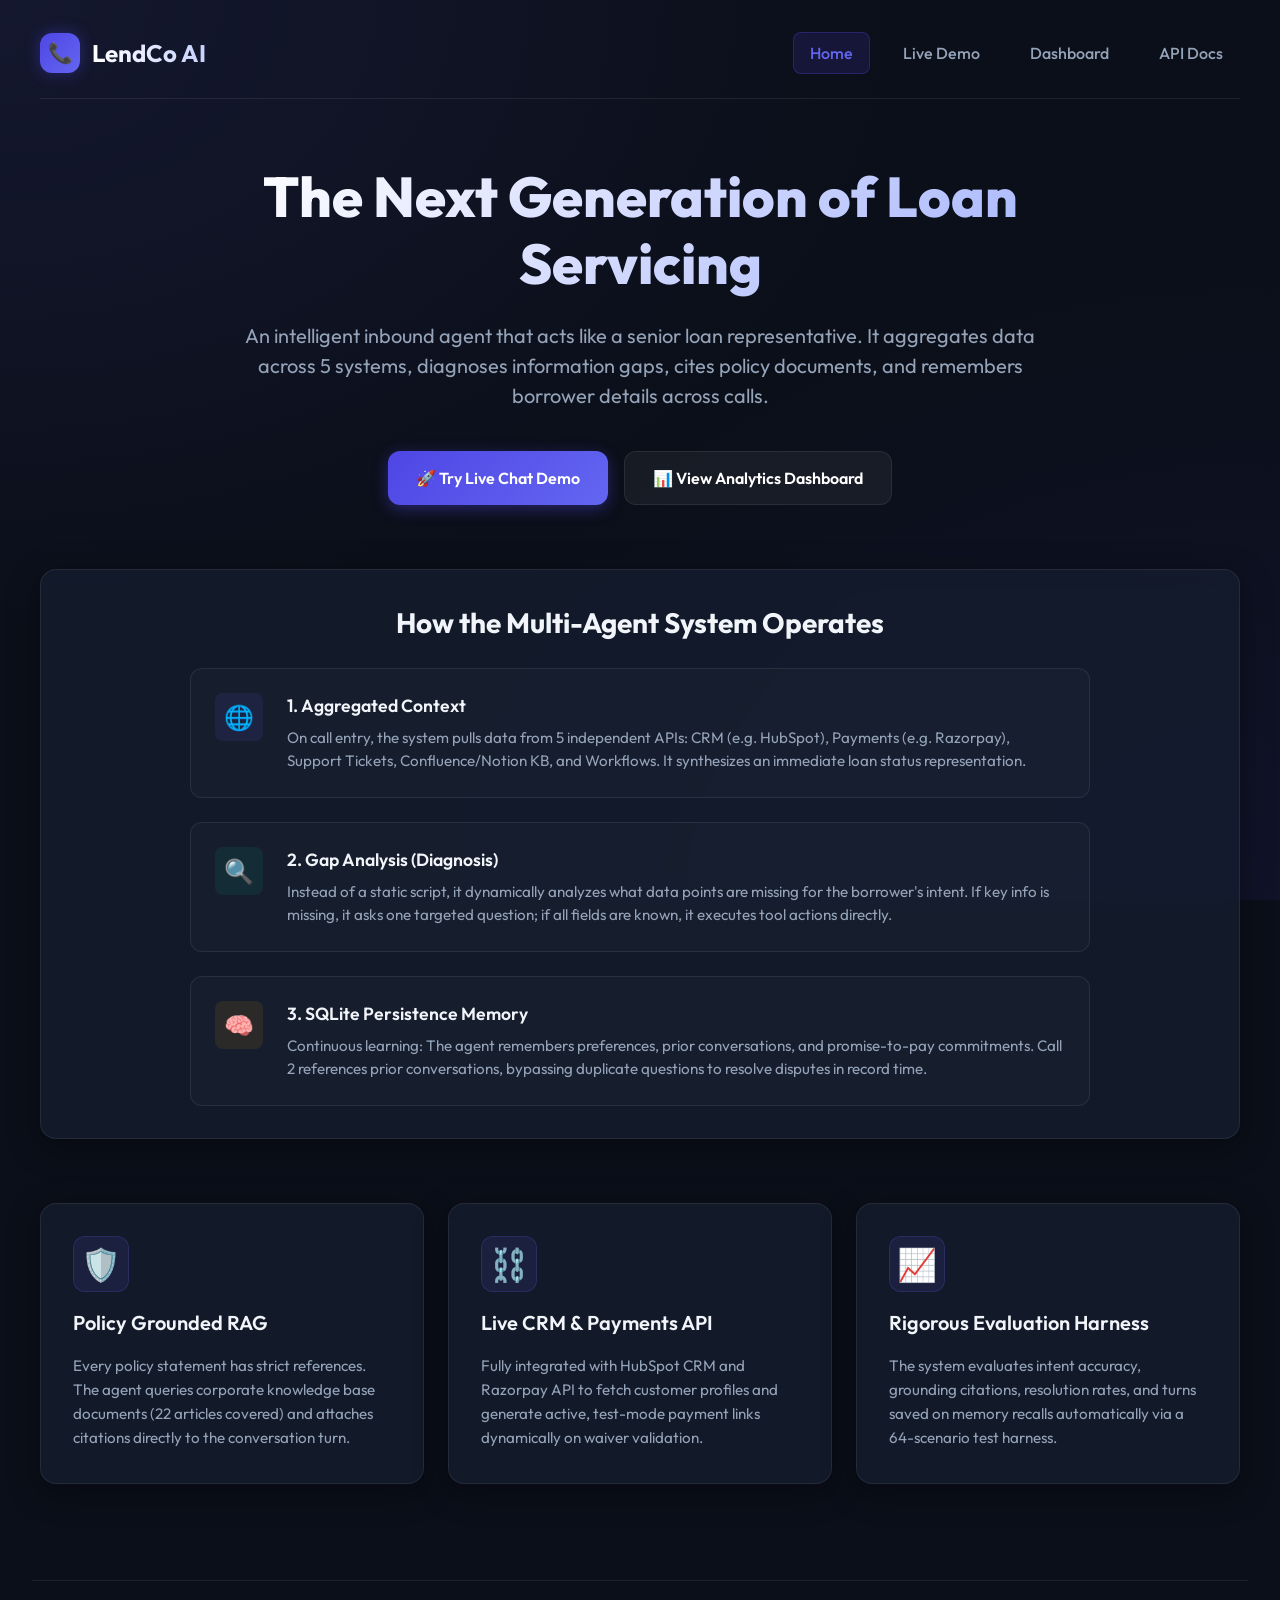
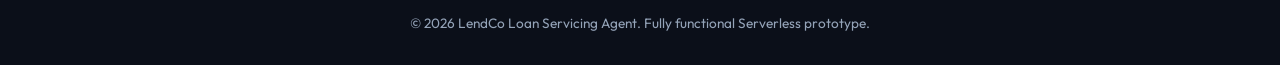
<file: index.html>
<!DOCTYPE html>
<html lang="en">
<head>
  <meta charset="UTF-8">
  <meta name="viewport" content="width=device-width, initial-scale=1.0">
  <title>LendCo — Agentic Inbound Voice Agent</title>
  <link rel="stylesheet" href="style.css">
</head>
<body>
  <header>
    <div class="logo-container">
      <div class="logo-icon">📞</div>
      <div class="logo-text">LendCo AI</div>
    </div>
    <nav>
      <a href="index.html" class="active">Home</a>
      <a href="demo.html">Live Demo</a>
      <a href="dashboard.html">Dashboard</a>
      <a href="/api/docs" target="_blank">API Docs</a>
    </nav>
  </header>

  <main>
    <section class="hero">
      <h1>The Next Generation of Loan Servicing</h1>
      <p>An intelligent inbound agent that acts like a senior loan representative. It aggregates data across 5 systems, diagnoses information gaps, cites policy documents, and remembers borrower details across calls.</p>
      <div style="display: flex; justify-content: center; gap: 1rem; flex-wrap: wrap;">
        <a href="demo.html" class="btn">🚀 Try Live Chat Demo</a>
        <a href="dashboard.html" class="btn btn-secondary">📊 View Analytics Dashboard</a>
      </div>
    </section>

    <div class="glass-panel" style="margin-top: 4rem;">
      <h2 style="font-size: 1.75rem; font-weight: 700; margin-bottom: 1.5rem; text-align: center;">How the Multi-Agent System Operates</h2>
      <div style="display: flex; flex-direction: column; gap: 1.5rem; max-width: 900px; margin: 0 auto;">
        <div style="background: rgba(255,255,255,0.02); border: 1px solid var(--panel-border); padding: 1.5rem; border-radius: 0.75rem; display: flex; gap: 1.5rem; align-items: flex-start;">
          <div style="font-size: 1.5rem; background: rgba(99, 102, 241, 0.1); border-radius: 0.5rem; width: 3rem; height: 3rem; display: flex; align-items: center; justify-content: center; flex-shrink: 0;">🌐</div>
          <div>
            <h4 style="font-size: 1.1rem; font-weight: 600; margin-bottom: 0.5rem;">1. Aggregated Context</h4>
            <p style="color: var(--muted); font-size: 0.95rem;">On call entry, the system pulls data from 5 independent APIs: CRM (e.g. HubSpot), Payments (e.g. Razorpay), Support Tickets, Confluence/Notion KB, and Workflows. It synthesizes an immediate loan status representation.</p>
          </div>
        </div>

        <div style="background: rgba(255,255,255,0.02); border: 1px solid var(--panel-border); padding: 1.5rem; border-radius: 0.75rem; display: flex; gap: 1.5rem; align-items: flex-start;">
          <div style="font-size: 1.5rem; background: rgba(16, 185, 129, 0.1); border-radius: 0.5rem; width: 3rem; height: 3rem; display: flex; align-items: center; justify-content: center; flex-shrink: 0;">🔍</div>
          <div>
            <h4 style="font-size: 1.1rem; font-weight: 600; margin-bottom: 0.5rem;">2. Gap Analysis (Diagnosis)</h4>
            <p style="color: var(--muted); font-size: 0.95rem;">Instead of a static script, it dynamically analyzes what data points are missing for the borrower's intent. If key info is missing, it asks one targeted question; if all fields are known, it executes tool actions directly.</p>
          </div>
        </div>

        <div style="background: rgba(255,255,255,0.02); border: 1px solid var(--panel-border); padding: 1.5rem; border-radius: 0.75rem; display: flex; gap: 1.5rem; align-items: flex-start;">
          <div style="font-size: 1.5rem; background: rgba(245, 158, 11, 0.1); border-radius: 0.5rem; width: 3rem; height: 3rem; display: flex; align-items: center; justify-content: center; flex-shrink: 0;">🧠</div>
          <div>
            <h4 style="font-size: 1.1rem; font-weight: 600; margin-bottom: 0.5rem;">3. SQLite Persistence Memory</h4>
            <p style="color: var(--muted); font-size: 0.95rem;">Continuous learning: The agent remembers preferences, prior conversations, and promise-to-pay commitments. Call 2 references prior conversations, bypassing duplicate questions to resolve disputes in record time.</p>
          </div>
        </div>
      </div>
    </div>

    <div class="features-grid">
      <div class="glass-panel feature-card">
        <div class="feature-icon">🛡️</div>
        <h3>Policy Grounded RAG</h3>
        <p>Every policy statement has strict references. The agent queries corporate knowledge base documents (22 articles covered) and attaches citations directly to the conversation turn.</p>
      </div>

      <div class="glass-panel feature-card">
        <div class="feature-icon">⛓️</div>
        <h3>Live CRM & Payments API</h3>
        <p>Fully integrated with HubSpot CRM and Razorpay API to fetch customer profiles and generate active, test-mode payment links dynamically on waiver validation.</p>
      </div>

      <div class="glass-panel feature-card">
        <div class="feature-icon">📈</div>
        <h3>Rigorous Evaluation Harness</h3>
        <p>The system evaluates intent accuracy, grounding citations, resolution rates, and turns saved on memory recalls automatically via a 64-scenario test harness.</p>
      </div>
    </div>
  </main>

  <footer>
    <p>&copy; 2026 LendCo Loan Servicing Agent. Fully functional Serverless prototype.</p>
  </footer>
</body>
</html>
</file>
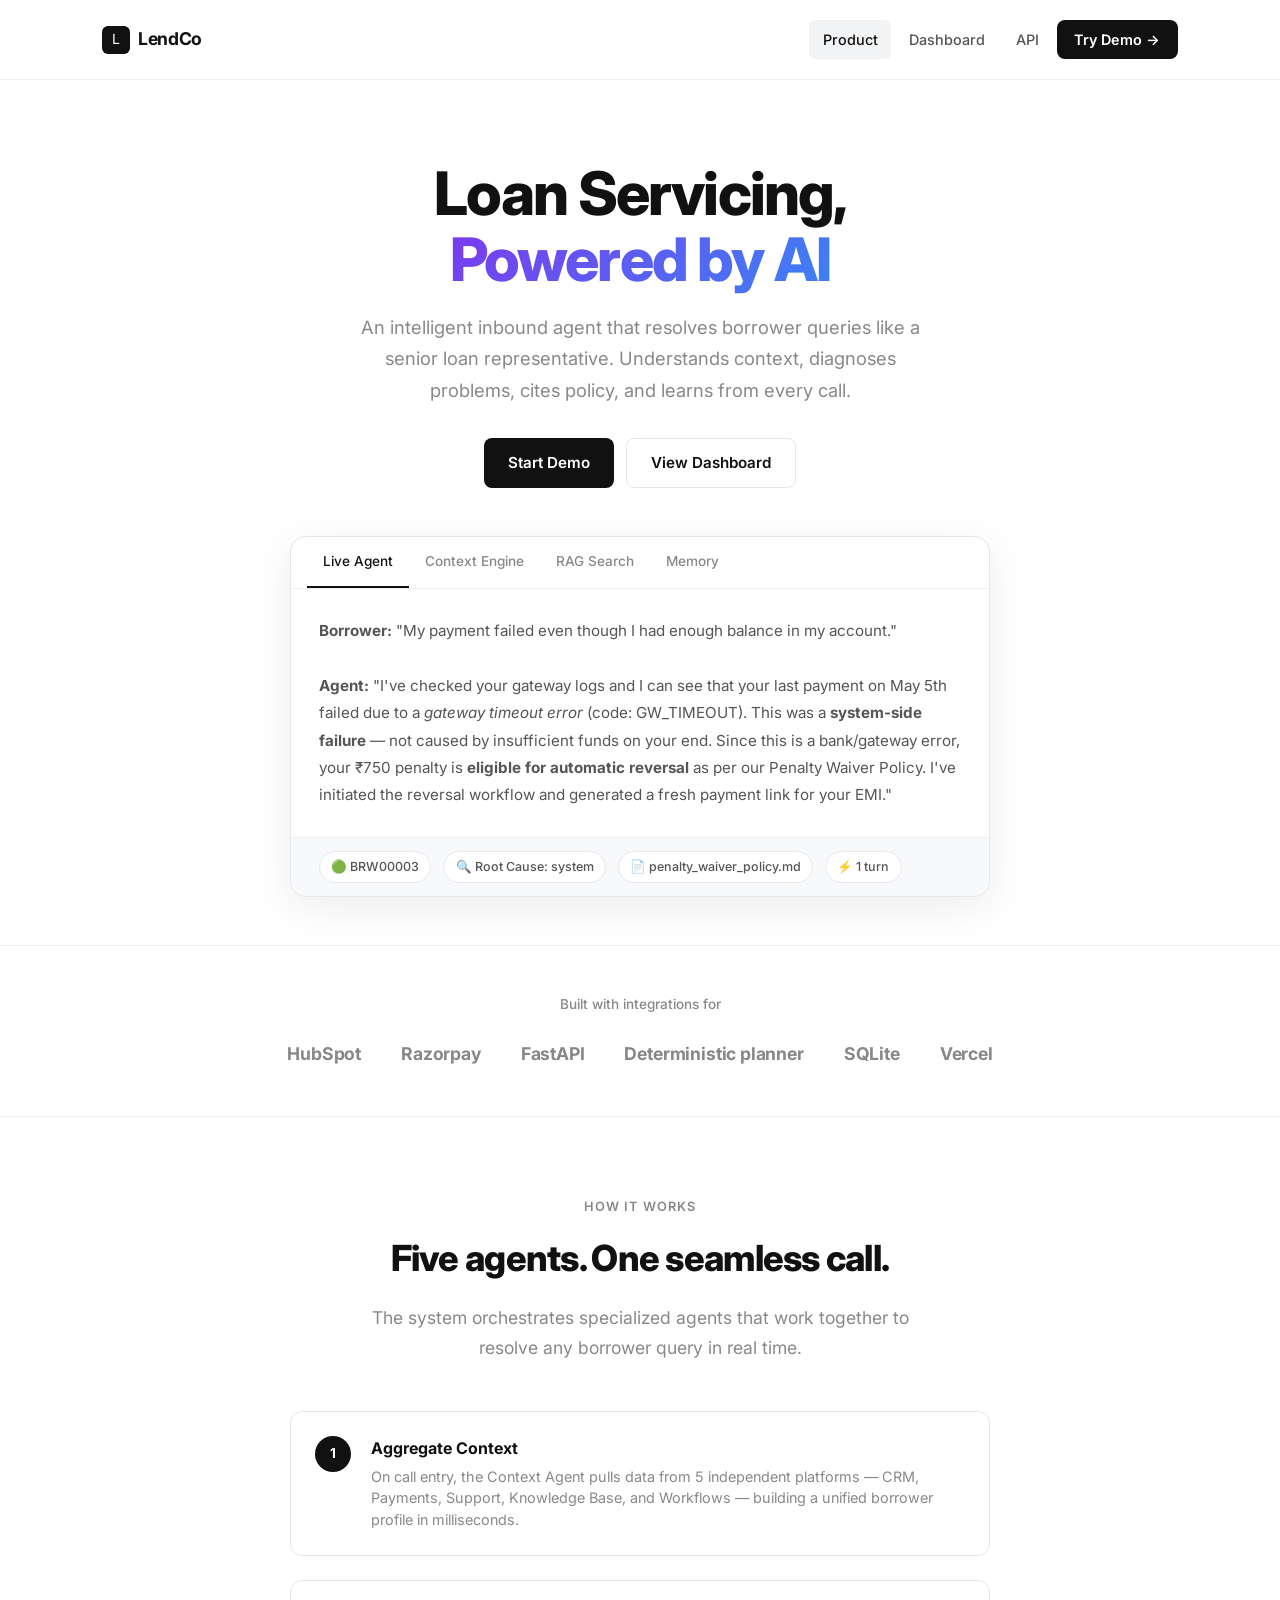
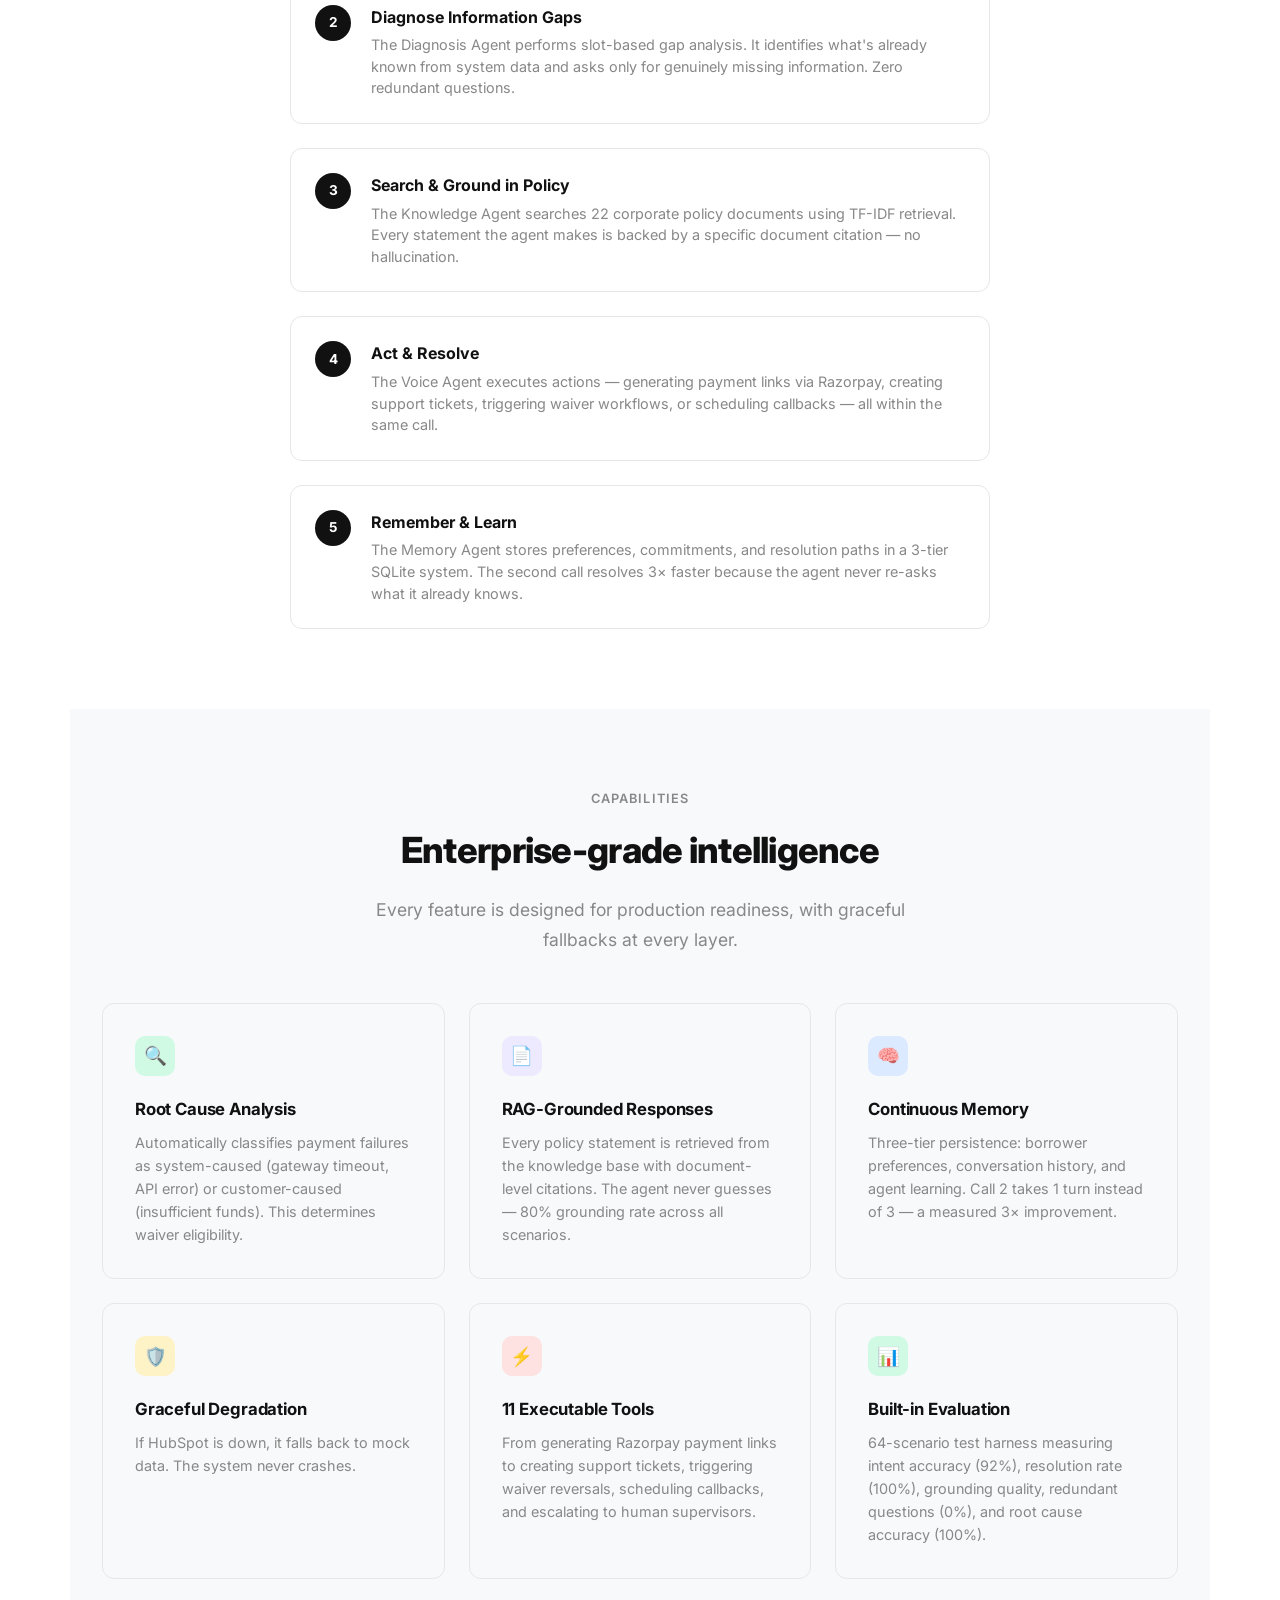
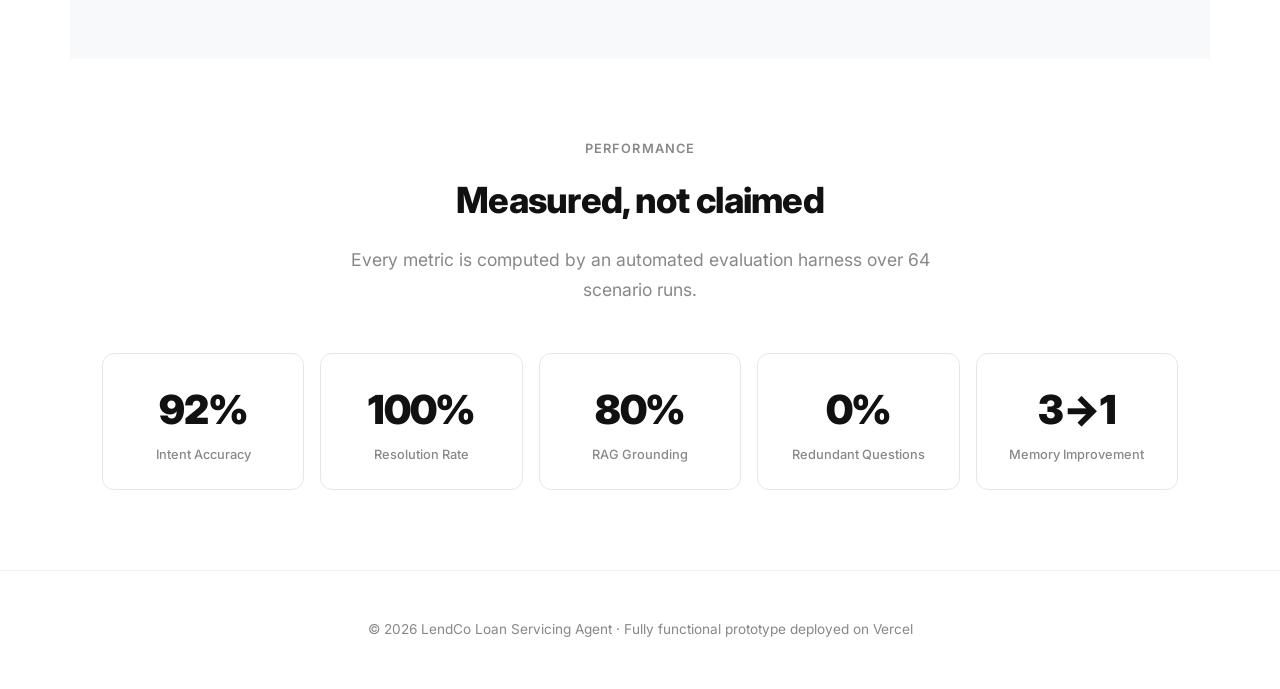
<file: public/index.html>
<!DOCTYPE html>
<html lang="en">
<head>
  <meta charset="UTF-8">
  <meta name="viewport" content="width=device-width, initial-scale=1.0">
  <title>LendCo — Intelligent Loan Servicing Agent</title>
  <link rel="stylesheet" href="style.css">
</head>
<body>

  <!-- Navigation -->
  <div class="nav-border">
    <nav class="navbar">
      <a href="index.html" class="nav-logo">
        <div class="nav-logo-icon">L</div>
        <span class="nav-logo-text">LendCo</span>
      </a>
      <div class="nav-links">
        <a href="index.html" class="active">Product</a>
        <a href="dashboard.html">Dashboard</a>
        <a href="/api/docs" target="_blank">API</a>
        <a href="demo.html" class="nav-cta">Try Demo →</a>
      </div>
    </nav>
  </div>

  <!-- Hero -->
  <section class="hero">
    <h1>Loan Servicing, <br><span class="highlight">Powered by AI</span></h1>
    <p>An intelligent inbound agent that resolves borrower queries like a senior loan representative. Understands context, diagnoses problems, cites policy, and learns from every call.</p>
    <div class="btn-group">
      <a href="demo.html" class="btn-primary">Start Demo</a>
      <a href="dashboard.html" class="btn-secondary">View Dashboard</a>
    </div>
  </section>

  <!-- Demo Widget -->
  <div class="demo-widget">
    <div class="demo-widget-tabs">
      <span class="active">Live Agent</span>
      <span>Context Engine</span>
      <span>RAG Search</span>
      <span>Memory</span>
    </div>
    <div class="demo-widget-body">
      <strong>Borrower:</strong> "My payment failed even though I had enough balance in my account."<br><br>
      <strong>Agent:</strong> "I've checked your gateway logs and I can see that your last payment on May 5th failed due to a <em>gateway timeout error</em> (code: GW_TIMEOUT). This was a <strong>system-side failure</strong> — not caused by insufficient funds on your end. Since this is a bank/gateway error, your ₹750 penalty is <strong>eligible for automatic reversal</strong> as per our Penalty Waiver Policy. I've initiated the reversal workflow and generated a fresh payment link for your EMI."
    </div>
    <div class="demo-widget-footer">
      <span class="pill">🟢 BRW00003</span>
      <span class="pill">🔍 Root Cause: system</span>
      <span class="pill">📄 penalty_waiver_policy.md</span>
      <span class="pill">⚡ 1 turn</span>
    </div>
  </div>

  <!-- Trust Section -->
  <div class="trust-section">
    <p>Built with integrations for</p>
    <div class="trust-logos">
      <span>HubSpot</span>
      <span>Razorpay</span>
      <span>FastAPI</span>
      <span>Deterministic planner</span>
      <span>SQLite</span>
      <span>Vercel</span>
    </div>
  </div>

  <!-- How It Works -->
  <section class="section">
    <p class="section-label">How It Works</p>
    <h2 class="section-title">Five agents. One seamless call.</h2>
    <p class="section-subtitle">The system orchestrates specialized agents that work together to resolve any borrower query in real time.</p>

    <div class="flow-steps">
      <div class="flow-step">
        <div class="flow-number">1</div>
        <div>
          <h4>Aggregate Context</h4>
          <p>On call entry, the Context Agent pulls data from 5 independent platforms — CRM, Payments, Support, Knowledge Base, and Workflows — building a unified borrower profile in milliseconds.</p>
        </div>
      </div>
      <div class="flow-step">
        <div class="flow-number">2</div>
        <div>
          <h4>Diagnose Information Gaps</h4>
          <p>The Diagnosis Agent performs slot-based gap analysis. It identifies what's already known from system data and asks only for genuinely missing information. Zero redundant questions.</p>
        </div>
      </div>
      <div class="flow-step">
        <div class="flow-number">3</div>
        <div>
          <h4>Search & Ground in Policy</h4>
          <p>The Knowledge Agent searches 22 corporate policy documents using TF-IDF retrieval. Every statement the agent makes is backed by a specific document citation — no hallucination.</p>
        </div>
      </div>
      <div class="flow-step">
        <div class="flow-number">4</div>
        <div>
          <h4>Act & Resolve</h4>
          <p>The Voice Agent executes actions — generating payment links via Razorpay, creating support tickets, triggering waiver workflows, or scheduling callbacks — all within the same call.</p>
        </div>
      </div>
      <div class="flow-step">
        <div class="flow-number">5</div>
        <div>
          <h4>Remember & Learn</h4>
          <p>The Memory Agent stores preferences, commitments, and resolution paths in a 3-tier SQLite system. The second call resolves 3× faster because the agent never re-asks what it already knows.</p>
        </div>
      </div>
    </div>
  </section>

  <!-- Features Grid -->
  <section class="section" style="background: var(--bg-soft); padding-left: 0; padding-right: 0;">
    <div style="max-width: var(--max-w); margin: 0 auto; padding: 0 2rem;">
      <p class="section-label">Capabilities</p>
      <h2 class="section-title">Enterprise-grade intelligence</h2>
      <p class="section-subtitle">Every feature is designed for production readiness, with graceful fallbacks at every layer.</p>

      <div class="features-grid">
        <div class="feature-card">
          <div class="feature-icon" style="background: var(--green-light);">🔍</div>
          <h3>Root Cause Analysis</h3>
          <p>Automatically classifies payment failures as system-caused (gateway timeout, API error) or customer-caused (insufficient funds). This determines waiver eligibility.</p>
        </div>
        <div class="feature-card">
          <div class="feature-icon" style="background: var(--purple-light);">📄</div>
          <h3>RAG-Grounded Responses</h3>
          <p>Every policy statement is retrieved from the knowledge base with document-level citations. The agent never guesses — 80% grounding rate across all scenarios.</p>
        </div>
        <div class="feature-card">
          <div class="feature-icon" style="background: var(--blue-light);">🧠</div>
          <h3>Continuous Memory</h3>
          <p>Three-tier persistence: borrower preferences, conversation history, and agent learning. Call 2 takes 1 turn instead of 3 — a measured 3× improvement.</p>
        </div>
        <div class="feature-card">
          <div class="feature-icon" style="background: var(--amber-light);">🛡️</div>
          <h3>Graceful Degradation</h3>
          <p>If HubSpot is down, it falls back to mock data. The system never crashes.</p>
        </div>
        <div class="feature-card">
          <div class="feature-icon" style="background: var(--red-light);">⚡</div>
          <h3>11 Executable Tools</h3>
          <p>From generating Razorpay payment links to creating support tickets, triggering waiver reversals, scheduling callbacks, and escalating to human supervisors.</p>
        </div>
        <div class="feature-card">
          <div class="feature-icon" style="background: var(--green-light);">📊</div>
          <h3>Built-in Evaluation</h3>
          <p>64-scenario test harness measuring intent accuracy (92%), resolution rate (100%), grounding quality, redundant questions (0%), and root cause accuracy (100%).</p>
        </div>
      </div>
    </div>
  </section>

  <!-- Metrics -->
  <section class="section">
    <p class="section-label">Performance</p>
    <h2 class="section-title">Measured, not claimed</h2>
    <p class="section-subtitle">Every metric is computed by an automated evaluation harness over 64 scenario runs.</p>

    <div class="metrics-grid">
      <div class="metric-card">
        <div class="metric-val">92%</div>
        <div class="metric-lbl">Intent Accuracy</div>
      </div>
      <div class="metric-card">
        <div class="metric-val">100%</div>
        <div class="metric-lbl">Resolution Rate</div>
      </div>
      <div class="metric-card">
        <div class="metric-val">80%</div>
        <div class="metric-lbl">RAG Grounding</div>
      </div>
      <div class="metric-card">
        <div class="metric-val">0%</div>
        <div class="metric-lbl">Redundant Questions</div>
      </div>
      <div class="metric-card">
        <div class="metric-val">3→1</div>
        <div class="metric-lbl">Memory Improvement</div>
      </div>
    </div>
  </section>

  <!-- Footer -->
  <footer class="footer">
    <p>© 2026 LendCo Loan Servicing Agent · Fully functional prototype deployed on Vercel</p>
  </footer>

</body>
</html>
</file>
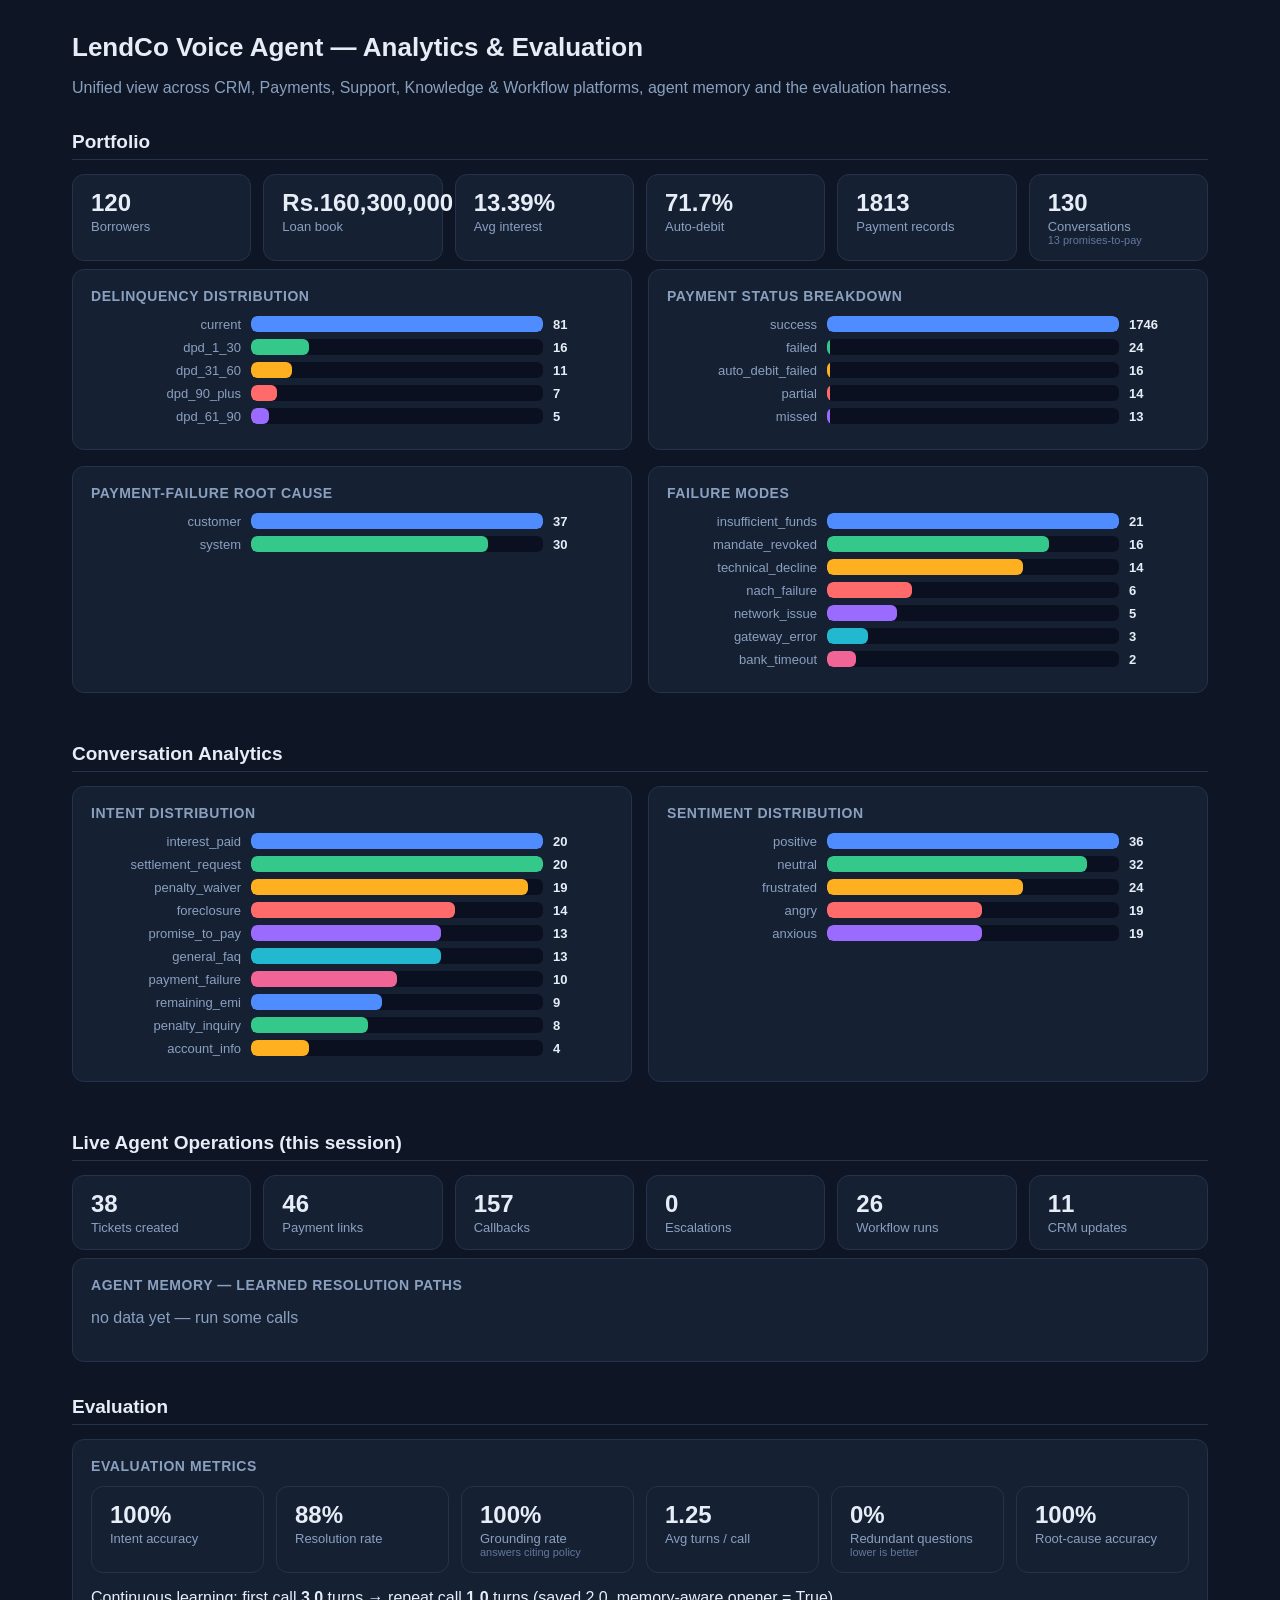
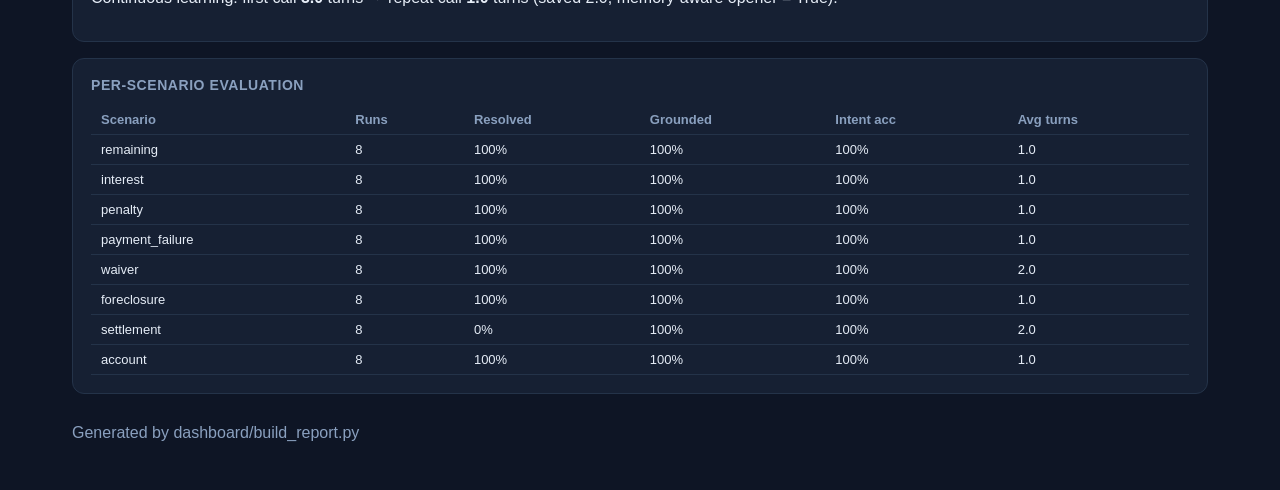
<file: dashboard/report.html>
<!doctype html><html><head><meta charset="utf-8"><title>LendCo Voice Agent Dashboard</title>
<style>
:root{--bg:#0e1525;--panel:#162033;--ink:#e6edf7;--muted:#8aa0bf;--line:#243349}
*{box-sizing:border-box}
body{margin:0;font-family:-apple-system,Segoe UI,Roboto,sans-serif;background:var(--bg);color:var(--ink);padding:32px;max-width:1200px;margin:auto}
h1{font-size:26px;margin:0 0 4px} h2{margin:34px 0 14px;font-size:19px;border-bottom:1px solid var(--line);padding-bottom:6px}
h3{font-size:14px;margin:0 0 12px;color:var(--muted);text-transform:uppercase;letter-spacing:.04em}
.muted{color:var(--muted)} code{background:#0b1020;padding:2px 6px;border-radius:4px}
.cards{display:flex;flex-wrap:wrap;gap:12px;margin-bottom:8px}
.card{background:var(--panel);border:1px solid var(--line);border-radius:12px;padding:14px 18px;min-width:150px;flex:1}
.card-v{font-size:24px;font-weight:700} .card-l{font-size:13px;color:var(--muted);margin-top:2px}
.card-s{font-size:11px;color:#62789a}
.grid{display:grid;grid-template-columns:1fr 1fr;gap:16px}
.panel{background:var(--panel);border:1px solid var(--line);border-radius:12px;padding:18px;margin-bottom:16px}
.bar-row{display:flex;align-items:center;gap:10px;margin:7px 0;font-size:13px}
.bar-k{width:150px;color:var(--muted);text-align:right;overflow:hidden;text-overflow:ellipsis;white-space:nowrap}
.bar-track{flex:1;background:#0b1020;border-radius:6px;height:16px;overflow:hidden}
.bar-fill{height:100%;border-radius:6px} .bar-v{width:60px;font-weight:600}
table{width:100%;border-collapse:collapse;font-size:13px}
th,td{text-align:left;padding:7px 10px;border-bottom:1px solid var(--line)} th{color:var(--muted);font-weight:600}
@media(max-width:820px){.grid{grid-template-columns:1fr}}
</style></head><body>
    <h1>LendCo Voice Agent — Analytics & Evaluation</h1>
    <p class="muted">Unified view across CRM, Payments, Support, Knowledge & Workflow platforms,
    agent memory and the evaluation harness.</p>

    <h2>Portfolio</h2>
    <div class="cards"><div class="card"><div class="card-v">120</div><div class="card-l">Borrowers</div><div class="card-s"></div></div><div class="card"><div class="card-v">Rs.160,300,000</div><div class="card-l">Loan book</div><div class="card-s"></div></div><div class="card"><div class="card-v">13.39%</div><div class="card-l">Avg interest</div><div class="card-s"></div></div><div class="card"><div class="card-v">71.7%</div><div class="card-l">Auto-debit</div><div class="card-s"></div></div><div class="card"><div class="card-v">1813</div><div class="card-l">Payment records</div><div class="card-s"></div></div><div class="card"><div class="card-v">130</div><div class="card-l">Conversations</div><div class="card-s">13 promises-to-pay</div></div></div>
    <div class="grid">
      <div class="panel"><h3>Delinquency distribution</h3><div class="bar-row"><div class="bar-k">current</div><div class="bar-track"><div class="bar-fill" style="width:100%;background:#4f8cff"></div></div><div class="bar-v">81</div></div><div class="bar-row"><div class="bar-k">dpd_1_30</div><div class="bar-track"><div class="bar-fill" style="width:20%;background:#34c98b"></div></div><div class="bar-v">16</div></div><div class="bar-row"><div class="bar-k">dpd_31_60</div><div class="bar-track"><div class="bar-fill" style="width:14%;background:#ffb020"></div></div><div class="bar-v">11</div></div><div class="bar-row"><div class="bar-k">dpd_90_plus</div><div class="bar-track"><div class="bar-fill" style="width:9%;background:#ff6b6b"></div></div><div class="bar-v">7</div></div><div class="bar-row"><div class="bar-k">dpd_61_90</div><div class="bar-track"><div class="bar-fill" style="width:6%;background:#9b6bff"></div></div><div class="bar-v">5</div></div></div>
      <div class="panel"><h3>Payment status breakdown</h3><div class="bar-row"><div class="bar-k">success</div><div class="bar-track"><div class="bar-fill" style="width:100%;background:#4f8cff"></div></div><div class="bar-v">1746</div></div><div class="bar-row"><div class="bar-k">failed</div><div class="bar-track"><div class="bar-fill" style="width:1%;background:#34c98b"></div></div><div class="bar-v">24</div></div><div class="bar-row"><div class="bar-k">auto_debit_failed</div><div class="bar-track"><div class="bar-fill" style="width:1%;background:#ffb020"></div></div><div class="bar-v">16</div></div><div class="bar-row"><div class="bar-k">partial</div><div class="bar-track"><div class="bar-fill" style="width:1%;background:#ff6b6b"></div></div><div class="bar-v">14</div></div><div class="bar-row"><div class="bar-k">missed</div><div class="bar-track"><div class="bar-fill" style="width:1%;background:#9b6bff"></div></div><div class="bar-v">13</div></div></div>
    </div>
    <div class="grid">
      <div class="panel"><h3>Payment-failure root cause</h3><div class="bar-row"><div class="bar-k">customer</div><div class="bar-track"><div class="bar-fill" style="width:100%;background:#4f8cff"></div></div><div class="bar-v">37</div></div><div class="bar-row"><div class="bar-k">system</div><div class="bar-track"><div class="bar-fill" style="width:81%;background:#34c98b"></div></div><div class="bar-v">30</div></div></div>
      <div class="panel"><h3>Failure modes</h3><div class="bar-row"><div class="bar-k">insufficient_funds</div><div class="bar-track"><div class="bar-fill" style="width:100%;background:#4f8cff"></div></div><div class="bar-v">21</div></div><div class="bar-row"><div class="bar-k">mandate_revoked</div><div class="bar-track"><div class="bar-fill" style="width:76%;background:#34c98b"></div></div><div class="bar-v">16</div></div><div class="bar-row"><div class="bar-k">technical_decline</div><div class="bar-track"><div class="bar-fill" style="width:67%;background:#ffb020"></div></div><div class="bar-v">14</div></div><div class="bar-row"><div class="bar-k">nach_failure</div><div class="bar-track"><div class="bar-fill" style="width:29%;background:#ff6b6b"></div></div><div class="bar-v">6</div></div><div class="bar-row"><div class="bar-k">network_issue</div><div class="bar-track"><div class="bar-fill" style="width:24%;background:#9b6bff"></div></div><div class="bar-v">5</div></div><div class="bar-row"><div class="bar-k">gateway_error</div><div class="bar-track"><div class="bar-fill" style="width:14%;background:#22b8cf"></div></div><div class="bar-v">3</div></div><div class="bar-row"><div class="bar-k">bank_timeout</div><div class="bar-track"><div class="bar-fill" style="width:10%;background:#f06595"></div></div><div class="bar-v">2</div></div></div>
    </div>

    <h2>Conversation Analytics</h2>
    <div class="grid">
      <div class="panel"><h3>Intent distribution</h3><div class="bar-row"><div class="bar-k">interest_paid</div><div class="bar-track"><div class="bar-fill" style="width:100%;background:#4f8cff"></div></div><div class="bar-v">20</div></div><div class="bar-row"><div class="bar-k">settlement_request</div><div class="bar-track"><div class="bar-fill" style="width:100%;background:#34c98b"></div></div><div class="bar-v">20</div></div><div class="bar-row"><div class="bar-k">penalty_waiver</div><div class="bar-track"><div class="bar-fill" style="width:95%;background:#ffb020"></div></div><div class="bar-v">19</div></div><div class="bar-row"><div class="bar-k">foreclosure</div><div class="bar-track"><div class="bar-fill" style="width:70%;background:#ff6b6b"></div></div><div class="bar-v">14</div></div><div class="bar-row"><div class="bar-k">promise_to_pay</div><div class="bar-track"><div class="bar-fill" style="width:65%;background:#9b6bff"></div></div><div class="bar-v">13</div></div><div class="bar-row"><div class="bar-k">general_faq</div><div class="bar-track"><div class="bar-fill" style="width:65%;background:#22b8cf"></div></div><div class="bar-v">13</div></div><div class="bar-row"><div class="bar-k">payment_failure</div><div class="bar-track"><div class="bar-fill" style="width:50%;background:#f06595"></div></div><div class="bar-v">10</div></div><div class="bar-row"><div class="bar-k">remaining_emi</div><div class="bar-track"><div class="bar-fill" style="width:45%;background:#4f8cff"></div></div><div class="bar-v">9</div></div><div class="bar-row"><div class="bar-k">penalty_inquiry</div><div class="bar-track"><div class="bar-fill" style="width:40%;background:#34c98b"></div></div><div class="bar-v">8</div></div><div class="bar-row"><div class="bar-k">account_info</div><div class="bar-track"><div class="bar-fill" style="width:20%;background:#ffb020"></div></div><div class="bar-v">4</div></div></div>
      <div class="panel"><h3>Sentiment distribution</h3><div class="bar-row"><div class="bar-k">positive</div><div class="bar-track"><div class="bar-fill" style="width:100%;background:#4f8cff"></div></div><div class="bar-v">36</div></div><div class="bar-row"><div class="bar-k">neutral</div><div class="bar-track"><div class="bar-fill" style="width:89%;background:#34c98b"></div></div><div class="bar-v">32</div></div><div class="bar-row"><div class="bar-k">frustrated</div><div class="bar-track"><div class="bar-fill" style="width:67%;background:#ffb020"></div></div><div class="bar-v">24</div></div><div class="bar-row"><div class="bar-k">angry</div><div class="bar-track"><div class="bar-fill" style="width:53%;background:#ff6b6b"></div></div><div class="bar-v">19</div></div><div class="bar-row"><div class="bar-k">anxious</div><div class="bar-track"><div class="bar-fill" style="width:53%;background:#9b6bff"></div></div><div class="bar-v">19</div></div></div>
    </div>

    <h2>Live Agent Operations (this session)</h2>
    <div class="cards"><div class="card"><div class="card-v">38</div><div class="card-l">Tickets created</div><div class="card-s"></div></div><div class="card"><div class="card-v">46</div><div class="card-l">Payment links</div><div class="card-s"></div></div><div class="card"><div class="card-v">157</div><div class="card-l">Callbacks</div><div class="card-s"></div></div><div class="card"><div class="card-v">0</div><div class="card-l">Escalations</div><div class="card-s"></div></div><div class="card"><div class="card-v">26</div><div class="card-l">Workflow runs</div><div class="card-s"></div></div><div class="card"><div class="card-v">11</div><div class="card-l">CRM updates</div><div class="card-s"></div></div></div>
    <div class="panel"><h3>Agent Memory — learned resolution paths</h3><p class="muted">no data yet — run some calls</p></div>

    <h2>Evaluation</h2>
    <div class="panel"><h3>Evaluation Metrics</h3><div class="cards"><div class="card"><div class="card-v">100%</div><div class="card-l">Intent accuracy</div><div class="card-s"></div></div><div class="card"><div class="card-v">88%</div><div class="card-l">Resolution rate</div><div class="card-s"></div></div><div class="card"><div class="card-v">100%</div><div class="card-l">Grounding rate</div><div class="card-s">answers citing policy</div></div><div class="card"><div class="card-v">1.25</div><div class="card-l">Avg turns / call</div><div class="card-s"></div></div><div class="card"><div class="card-v">0%</div><div class="card-l">Redundant questions</div><div class="card-s">lower is better</div></div><div class="card"><div class="card-v">100%</div><div class="card-l">Root-cause accuracy</div><div class="card-s"></div></div></div><p>Continuous learning: first call <b>3.0</b> turns &rarr; repeat call <b>1.0</b> turns (saved 2.0, memory-aware opener = True).</p></div><div class="panel"><h3>Per-scenario evaluation</h3><table><thead><tr><th>Scenario</th><th>Runs</th><th>Resolved</th><th>Grounded</th><th>Intent acc</th><th>Avg turns</th></tr></thead><tbody><tr><td>remaining</td><td>8</td><td>100%</td><td>100%</td><td>100%</td><td>1.0</td></tr><tr><td>interest</td><td>8</td><td>100%</td><td>100%</td><td>100%</td><td>1.0</td></tr><tr><td>penalty</td><td>8</td><td>100%</td><td>100%</td><td>100%</td><td>1.0</td></tr><tr><td>payment_failure</td><td>8</td><td>100%</td><td>100%</td><td>100%</td><td>1.0</td></tr><tr><td>waiver</td><td>8</td><td>100%</td><td>100%</td><td>100%</td><td>2.0</td></tr><tr><td>foreclosure</td><td>8</td><td>100%</td><td>100%</td><td>100%</td><td>1.0</td></tr><tr><td>settlement</td><td>8</td><td>0%</td><td>100%</td><td>100%</td><td>2.0</td></tr><tr><td>account</td><td>8</td><td>100%</td><td>100%</td><td>100%</td><td>1.0</td></tr></tbody></table></div>
    
<p class="muted" style="margin-top:30px">Generated by dashboard/build_report.py</p></body></html>
</file>
<file: style.css>
@import url('https://fonts.googleapis.com/css2?family=Outfit:wght@300;400;500;600;700;800&display=swap');

:root {
  --bg: #0b0f19;
  --panel: rgba(22, 30, 49, 0.7);
  --panel-border: rgba(255, 255, 255, 0.08);
  --ink: #f1f5f9;
  --muted: #94a3b8;
  --accent: #4f46e5;
  --accent-light: #6366f1;
  --accent-glow: rgba(79, 70, 229, 0.4);
  --success: #10b981;
  --success-glow: rgba(16, 185, 129, 0.2);
  --warning: #f59e0b;
  --danger: #ef4444;
  --danger-glow: rgba(239, 68, 68, 0.2);
  --font: 'Outfit', -apple-system, BlinkMacSystemFont, "Segoe UI", Roboto, sans-serif;
}

* {
  box-sizing: border-box;
  margin: 0;
  padding: 0;
}

body {
  background-color: var(--bg);
  background-image: 
    radial-gradient(at 0% 0%, rgba(99, 102, 241, 0.1) 0px, transparent 50%),
    radial-gradient(at 100% 100%, rgba(79, 70, 229, 0.08) 0px, transparent 50%);
  background-attachment: fixed;
  color: var(--ink);
  font-family: var(--font);
  line-height: 1.5;
  padding: 2rem;
  min-height: 100vh;
}

/* Header & Navigation */
header {
  max-width: 1200px;
  margin: 0 auto 2.5rem auto;
  display: flex;
  justify-content: space-between;
  align-items: center;
  border-bottom: 1px solid var(--panel-border);
  padding-bottom: 1.5rem;
}

.logo-container {
  display: flex;
  align-items: center;
  gap: 0.75rem;
}

.logo-icon {
  width: 2.5rem;
  height: 2.5rem;
  background: linear-gradient(135deg, var(--accent), var(--accent-light));
  border-radius: 0.75rem;
  display: flex;
  align-items: center;
  justify-content: center;
  font-size: 1.25rem;
  box-shadow: 0 0 15px var(--accent-glow);
}

.logo-text {
  font-size: 1.5rem;
  font-weight: 700;
  background: linear-gradient(to right, #ffffff, #c7d2fe);
  -webkit-background-clip: text;
  -webkit-text-fill-color: transparent;
}

nav {
  display: flex;
  gap: 1rem;
}

nav a {
  color: var(--muted);
  text-decoration: none;
  font-weight: 500;
  padding: 0.5rem 1rem;
  border-radius: 0.5rem;
  transition: all 0.2s ease;
  border: 1px solid transparent;
}

nav a:hover, nav a.active {
  color: #fff;
  background-color: rgba(255, 255, 255, 0.05);
  border-color: var(--panel-border);
}

nav a.active {
  background: rgba(79, 70, 229, 0.15);
  border-color: rgba(79, 70, 229, 0.3);
  color: var(--accent-light);
}

main {
  max-width: 1200px;
  margin: 0 auto;
}

/* Cards & Layouts */
.glass-panel {
  background: var(--panel);
  border: 1px solid var(--panel-border);
  border-radius: 1rem;
  padding: 2rem;
  backdrop-filter: blur(10px);
  -webkit-backdrop-filter: blur(10px);
  box-shadow: 0 8px 32px 0 rgba(0, 0, 0, 0.37);
  transition: transform 0.2s ease, box-shadow 0.2s ease;
}

.glass-panel:hover {
  box-shadow: 0 8px 32px 0 rgba(79, 70, 229, 0.05);
}

/* Hero Section */
.hero {
  text-align: center;
  max-width: 800px;
  margin: 4rem auto;
}

.hero h1 {
  font-size: 3.5rem;
  font-weight: 800;
  line-height: 1.2;
  margin-bottom: 1.5rem;
  background: linear-gradient(135deg, #ffffff 0%, #a5b4fc 100%);
  -webkit-background-clip: text;
  -webkit-text-fill-color: transparent;
}

.hero p {
  font-size: 1.25rem;
  color: var(--muted);
  margin-bottom: 2.5rem;
}

.btn {
  display: inline-flex;
  align-items: center;
  gap: 0.5rem;
  background: linear-gradient(135deg, var(--accent), var(--accent-light));
  color: white;
  border: none;
  font-weight: 600;
  padding: 0.85rem 1.75rem;
  border-radius: 0.75rem;
  text-decoration: none;
  cursor: pointer;
  transition: all 0.2s ease;
  box-shadow: 0 4px 15px var(--accent-glow);
}

.btn:hover {
  transform: translateY(-2px);
  box-shadow: 0 6px 20px rgba(79, 70, 229, 0.6);
}

.btn-secondary {
  background: rgba(255, 255, 255, 0.05);
  border: 1px solid var(--panel-border);
  color: #fff;
  box-shadow: none;
}

.btn-secondary:hover {
  background: rgba(255, 255, 255, 0.1);
  box-shadow: none;
  transform: translateY(-2px);
}

/* Grid & Features */
.features-grid {
  display: grid;
  grid-template-columns: repeat(auto-fit, minmax(300px, 1fr));
  gap: 1.5rem;
  margin-top: 4rem;
}

.feature-card {
  display: flex;
  flex-direction: column;
  gap: 1rem;
}

.feature-icon {
  font-size: 2rem;
  color: var(--accent-light);
  background: rgba(99, 102, 241, 0.1);
  width: 3.5rem;
  height: 3.5rem;
  display: flex;
  align-items: center;
  justify-content: center;
  border-radius: 0.75rem;
  border: 1px solid rgba(99, 102, 241, 0.2);
}

.feature-card h3 {
  font-size: 1.25rem;
  font-weight: 600;
}

.feature-card p {
  color: var(--muted);
  font-size: 0.95rem;
  line-height: 1.6;
}

/* Footer */
footer {
  text-align: center;
  color: var(--muted);
  font-size: 0.85rem;
  margin-top: 6rem;
  padding-top: 2rem;
  border-top: 1px solid var(--panel-border);
}
</file>
<file: public/style.css>
@import url('https://fonts.googleapis.com/css2?family=Inter:wght@300;400;500;600;700;800;900&display=swap');

:root {
  --bg: #ffffff;
  --bg-soft: #f8f9fb;
  --bg-muted: #f1f3f5;
  --border: #e5e7eb;
  --border-light: #f0f0f0;
  --ink: #111111;
  --ink-secondary: #555555;
  --ink-muted: #888888;
  --accent: #111111;
  --accent-hover: #333333;
  --accent-soft: #f5f5f5;
  --purple: #7c3aed;
  --purple-light: #ede9fe;
  --green: #10b981;
  --green-light: #d1fae5;
  --amber: #f59e0b;
  --amber-light: #fef3c7;
  --red: #ef4444;
  --red-light: #fee2e2;
  --blue: #3b82f6;
  --blue-light: #dbeafe;
  --font: 'Inter', -apple-system, BlinkMacSystemFont, "Segoe UI", Roboto, sans-serif;
  --max-w: 1140px;
  --radius: 12px;
  --radius-sm: 8px;
  --shadow-sm: 0 1px 2px rgba(0,0,0,0.04);
  --shadow: 0 1px 3px rgba(0,0,0,0.06), 0 1px 2px rgba(0,0,0,0.04);
  --shadow-md: 0 4px 12px rgba(0,0,0,0.06);
  --shadow-lg: 0 10px 40px rgba(0,0,0,0.08);
}

* { box-sizing: border-box; margin: 0; padding: 0; }

html { scroll-behavior: smooth; }

body {
  background: var(--bg);
  color: var(--ink);
  font-family: var(--font);
  line-height: 1.6;
  -webkit-font-smoothing: antialiased;
}

/* ─── Navigation ─── */
.navbar {
  display: flex;
  align-items: center;
  justify-content: space-between;
  max-width: var(--max-w);
  margin: 0 auto;
  padding: 1.25rem 2rem;
}

.nav-logo {
  display: flex;
  align-items: center;
  gap: 0.5rem;
  text-decoration: none;
  color: var(--ink);
}

.nav-logo-icon {
  width: 28px; height: 28px;
  background: var(--ink);
  border-radius: 6px;
  display: flex; align-items: center; justify-content: center;
  color: #fff; font-size: 14px;
}

.nav-logo-text {
  font-size: 1.1rem;
  font-weight: 700;
  letter-spacing: -0.02em;
}

.nav-links {
  display: flex;
  align-items: center;
  gap: 0.25rem;
}

.nav-links a {
  text-decoration: none;
  color: var(--ink-secondary);
  font-size: 0.9rem;
  font-weight: 500;
  padding: 0.5rem 0.85rem;
  border-radius: 6px;
  transition: all 0.15s ease;
}

.nav-links a:hover { color: var(--ink); background: var(--bg-soft); }
.nav-links a.active { color: var(--ink); background: var(--bg-muted); }

.nav-cta {
  background: var(--ink) !important;
  color: #fff !important;
  padding: 0.5rem 1.1rem !important;
  border-radius: 8px !important;
  font-weight: 600 !important;
  transition: background 0.15s ease !important;
}

.nav-cta:hover { background: var(--accent-hover) !important; }

.nav-border { border-bottom: 1px solid var(--border-light); }

/* ─── Hero ─── */
.hero {
  text-align: center;
  max-width: 740px;
  margin: 5rem auto 3rem;
  padding: 0 2rem;
}

.hero h1 {
  font-size: 3.75rem;
  font-weight: 800;
  line-height: 1.1;
  letter-spacing: -0.03em;
  color: var(--ink);
  margin-bottom: 1.25rem;
}

.hero h1 .highlight {
  background: linear-gradient(135deg, #7c3aed, #3b82f6);
  -webkit-background-clip: text;
  -webkit-text-fill-color: transparent;
}

.hero p {
  font-size: 1.15rem;
  color: var(--ink-muted);
  max-width: 560px;
  margin: 0 auto 2rem;
  line-height: 1.7;
}

/* ─── Buttons ─── */
.btn-primary {
  display: inline-flex; align-items: center; gap: 0.4rem;
  background: var(--ink); color: #fff;
  font-weight: 600; font-size: 0.95rem;
  padding: 0.75rem 1.5rem;
  border-radius: 8px; border: none;
  cursor: pointer; text-decoration: none;
  transition: all 0.15s ease;
}
.btn-primary:hover { background: var(--accent-hover); transform: translateY(-1px); box-shadow: var(--shadow-md); }

.btn-secondary {
  display: inline-flex; align-items: center; gap: 0.4rem;
  background: transparent; color: var(--ink);
  font-weight: 600; font-size: 0.95rem;
  padding: 0.75rem 1.5rem;
  border-radius: 8px; border: 1px solid var(--border);
  cursor: pointer; text-decoration: none;
  transition: all 0.15s ease;
}
.btn-secondary:hover { background: var(--bg-soft); transform: translateY(-1px); }

.btn-group { display: flex; gap: 0.75rem; justify-content: center; flex-wrap: wrap; }

/* ─── Demo Widget Card ─── */
.demo-widget {
  max-width: 700px;
  margin: 3rem auto;
  background: var(--bg);
  border: 1px solid var(--border);
  border-radius: 16px;
  box-shadow: var(--shadow-lg);
  overflow: hidden;
}

.demo-widget-tabs {
  display: flex;
  border-bottom: 1px solid var(--border-light);
  padding: 0 1rem;
}

.demo-widget-tabs span {
  padding: 0.85rem 1rem;
  font-size: 0.85rem;
  font-weight: 500;
  color: var(--ink-muted);
  cursor: pointer;
  border-bottom: 2px solid transparent;
  transition: all 0.15s;
}

.demo-widget-tabs span.active {
  color: var(--ink);
  border-bottom-color: var(--ink);
}

.demo-widget-body {
  padding: 1.75rem;
  font-size: 0.95rem;
  line-height: 1.8;
  color: var(--ink-secondary);
}

.demo-widget-footer {
  display: flex;
  align-items: center;
  gap: 0.75rem;
  padding: 0.85rem 1.75rem;
  border-top: 1px solid var(--border-light);
  background: var(--bg-soft);
}

.pill {
  display: inline-flex; align-items: center; gap: 0.35rem;
  padding: 0.3rem 0.7rem;
  background: var(--bg);
  border: 1px solid var(--border);
  border-radius: 20px;
  font-size: 0.78rem;
  font-weight: 500;
  color: var(--ink-secondary);
  cursor: default;
}

/* ─── Trust Logos ─── */
.trust-section {
  text-align: center;
  padding: 3rem 2rem;
  border-top: 1px solid var(--border-light);
  border-bottom: 1px solid var(--border-light);
}

.trust-section p {
  font-size: 0.85rem;
  color: var(--ink-muted);
  margin-bottom: 1.5rem;
  font-weight: 500;
}

.trust-logos {
  display: flex;
  align-items: center;
  justify-content: center;
  gap: 2.5rem;
  flex-wrap: wrap;
  opacity: 0.5;
}

.trust-logos span {
  font-size: 1.1rem;
  font-weight: 700;
  color: var(--ink);
  letter-spacing: -0.01em;
}

/* ─── Section Headings ─── */
.section {
  max-width: var(--max-w);
  margin: 0 auto;
  padding: 5rem 2rem;
}

.section-label {
  font-size: 0.8rem;
  font-weight: 600;
  text-transform: uppercase;
  letter-spacing: 0.08em;
  color: var(--ink-muted);
  margin-bottom: 0.75rem;
  text-align: center;
}

.section-title {
  font-size: 2.25rem;
  font-weight: 800;
  letter-spacing: -0.02em;
  text-align: center;
  margin-bottom: 1rem;
  color: var(--ink);
}

.section-subtitle {
  font-size: 1.1rem;
  color: var(--ink-muted);
  text-align: center;
  max-width: 600px;
  margin: 0 auto 3rem;
  line-height: 1.7;
}

/* ─── Feature Cards ─── */
.features-grid {
  display: grid;
  grid-template-columns: repeat(3, 1fr);
  gap: 1.5rem;
}

@media (max-width: 768px) { .features-grid { grid-template-columns: 1fr; } }

.feature-card {
  padding: 2rem;
  border: 1px solid var(--border);
  border-radius: var(--radius);
  transition: all 0.2s ease;
}

.feature-card:hover { box-shadow: var(--shadow-md); border-color: #d1d5db; }

.feature-icon {
  width: 40px; height: 40px;
  border-radius: 10px;
  display: flex; align-items: center; justify-content: center;
  font-size: 1.15rem;
  margin-bottom: 1.25rem;
  background: var(--bg-muted);
}

.feature-card h3 {
  font-size: 1.05rem;
  font-weight: 700;
  margin-bottom: 0.5rem;
  letter-spacing: -0.01em;
}

.feature-card p {
  font-size: 0.9rem;
  color: var(--ink-muted);
  line-height: 1.6;
}

/* ─── Flow Steps ─── */
.flow-steps {
  display: flex;
  flex-direction: column;
  gap: 1.5rem;
  max-width: 700px;
  margin: 0 auto;
}

.flow-step {
  display: flex;
  gap: 1.25rem;
  align-items: flex-start;
  padding: 1.5rem;
  border: 1px solid var(--border);
  border-radius: var(--radius);
  transition: all 0.2s ease;
}

.flow-step:hover { box-shadow: var(--shadow-md); }

.flow-number {
  width: 36px; height: 36px;
  background: var(--ink);
  color: #fff;
  border-radius: 50%;
  display: flex; align-items: center; justify-content: center;
  font-size: 0.85rem;
  font-weight: 700;
  flex-shrink: 0;
}

.flow-step h4 { font-size: 1rem; font-weight: 700; margin-bottom: 0.25rem; }
.flow-step p { font-size: 0.9rem; color: var(--ink-muted); line-height: 1.5; }

/* ─── Metric Cards ─── */
.metrics-grid {
  display: grid;
  grid-template-columns: repeat(auto-fit, minmax(180px, 1fr));
  gap: 1rem;
}

.metric-card {
  padding: 1.5rem;
  border: 1px solid var(--border);
  border-radius: var(--radius);
  text-align: center;
}

.metric-val {
  font-size: 2.5rem;
  font-weight: 900;
  letter-spacing: -0.03em;
  color: var(--ink);
  margin-bottom: 0.15rem;
}

.metric-lbl {
  font-size: 0.8rem;
  color: var(--ink-muted);
  font-weight: 500;
}

/* ─── Bar Chart ─── */
.bar-row {
  display: flex;
  align-items: center;
  gap: 0.75rem;
  margin: 0.6rem 0;
  font-size: 0.85rem;
}

.bar-lbl {
  width: 150px;
  color: var(--ink-muted);
  text-align: right;
  font-weight: 500;
  white-space: nowrap;
  overflow: hidden;
  text-overflow: ellipsis;
}

.bar-track {
  flex: 1;
  height: 8px;
  background: var(--bg-muted);
  border-radius: 4px;
  overflow: hidden;
}

.bar-fill {
  height: 100%;
  border-radius: 4px;
  transition: width 0.6s ease;
}

.bar-val {
  width: 40px;
  font-weight: 600;
  color: var(--ink);
}

/* ─── Badges ─── */
.badge {
  display: inline-block;
  padding: 0.2rem 0.55rem;
  border-radius: 4px;
  font-size: 0.75rem;
  font-weight: 600;
}

.badge-green { background: var(--green-light); color: #065f46; }
.badge-amber { background: var(--amber-light); color: #92400e; }
.badge-red { background: var(--red-light); color: #991b1b; }
.badge-blue { background: var(--blue-light); color: #1e40af; }
.badge-purple { background: var(--purple-light); color: #5b21b6; }

/* ─── Tables ─── */
table {
  width: 100%;
  border-collapse: collapse;
  font-size: 0.85rem;
}

th, td {
  padding: 0.85rem 1rem;
  text-align: left;
  border-bottom: 1px solid var(--border-light);
}

th {
  color: var(--ink-muted);
  font-weight: 600;
  font-size: 0.8rem;
  text-transform: uppercase;
  letter-spacing: 0.04em;
}

tr:hover td { background: var(--bg-soft); }

/* ─── Cards (panel) ─── */
.card {
  background: var(--bg);
  border: 1px solid var(--border);
  border-radius: var(--radius);
  padding: 1.75rem;
}

.card-title {
  font-size: 1rem;
  font-weight: 700;
  margin-bottom: 1rem;
  letter-spacing: -0.01em;
}

/* ─── Footer ─── */
.footer {
  text-align: center;
  padding: 3rem 2rem;
  border-top: 1px solid var(--border-light);
  color: var(--ink-muted);
  font-size: 0.85rem;
}

/* ─── Chat UI (Demo Page) ─── */
.demo-layout {
  display: grid;
  grid-template-columns: 280px 1fr 300px;
  gap: 1.25rem;
  max-width: 1300px;
  margin: 0 auto;
  padding: 1.5rem 2rem;
  height: calc(100vh - 80px);
  min-height: 550px;
}

@media (max-width: 1024px) {
  .demo-layout { grid-template-columns: 1fr; height: auto; }
}

.chat-box {
  display: flex;
  flex-direction: column;
  border: 1px solid var(--border);
  border-radius: var(--radius);
  overflow: hidden;
  background: var(--bg);
}

.chat-header {
  padding: 1rem 1.25rem;
  border-bottom: 1px solid var(--border-light);
  display: flex;
  justify-content: space-between;
  align-items: center;
  background: var(--bg-soft);
}

.chat-messages {
  flex: 1;
  padding: 1.25rem;
  overflow-y: auto;
  display: flex;
  flex-direction: column;
  gap: 0.85rem;
  background: var(--bg-soft);
}

.chat-input-area {
  display: flex;
  gap: 0.5rem;
  padding: 0.85rem 1.25rem;
  border-top: 1px solid var(--border-light);
  background: var(--bg);
}

.chat-input {
  flex: 1;
  border: 1px solid var(--border);
  border-radius: 8px;
  padding: 0.65rem 1rem;
  font-family: inherit;
  font-size: 0.9rem;
  outline: none;
  transition: border-color 0.15s;
  background: var(--bg);
  color: var(--ink);
}

.chat-input:focus { border-color: var(--ink); }

.message {
  max-width: 78%;
  padding: 0.75rem 1rem;
  border-radius: 10px;
  font-size: 0.9rem;
  line-height: 1.55;
}

.message.user {
  align-self: flex-end;
  background: var(--ink);
  color: #fff;
  border-bottom-right-radius: 3px;
}

.message.agent {
  align-self: flex-start;
  background: var(--bg);
  border: 1px solid var(--border);
  color: var(--ink);
  border-bottom-left-radius: 3px;
}

.message.system {
  align-self: center;
  color: var(--ink-muted);
  font-size: 0.8rem;
  padding: 0.35rem 0.85rem;
  background: var(--bg-muted);
  border-radius: 20px;
}

.scenario-btn {
  width: 100%;
  background: var(--bg);
  border: 1px solid var(--border);
  border-radius: 8px;
  padding: 0.7rem 0.85rem;
  text-align: left;
  cursor: pointer;
  transition: all 0.15s ease;
  color: var(--ink);
  font-family: inherit;
}

.scenario-btn:hover { background: var(--bg-soft); border-color: #d1d5db; }

.tool-pill {
  display: inline-flex;
  padding: 0.15rem 0.45rem;
  background: var(--purple-light);
  border-radius: 4px;
  font-size: 0.75rem;
  color: #5b21b6;
  font-weight: 500;
  margin: 0.1rem;
}

.meta-list { display: flex; flex-direction: column; gap: 0.45rem; font-size: 0.85rem; }
.meta-item { display: flex; justify-content: space-between; padding-bottom: 0.35rem; border-bottom: 1px solid var(--border-light); }
.meta-label { color: var(--ink-muted); }
.meta-val { font-weight: 600; color: var(--ink); }

.side-panel {
  display: flex;
  flex-direction: column;
  gap: 1rem;
  overflow-y: auto;
}
</file>
